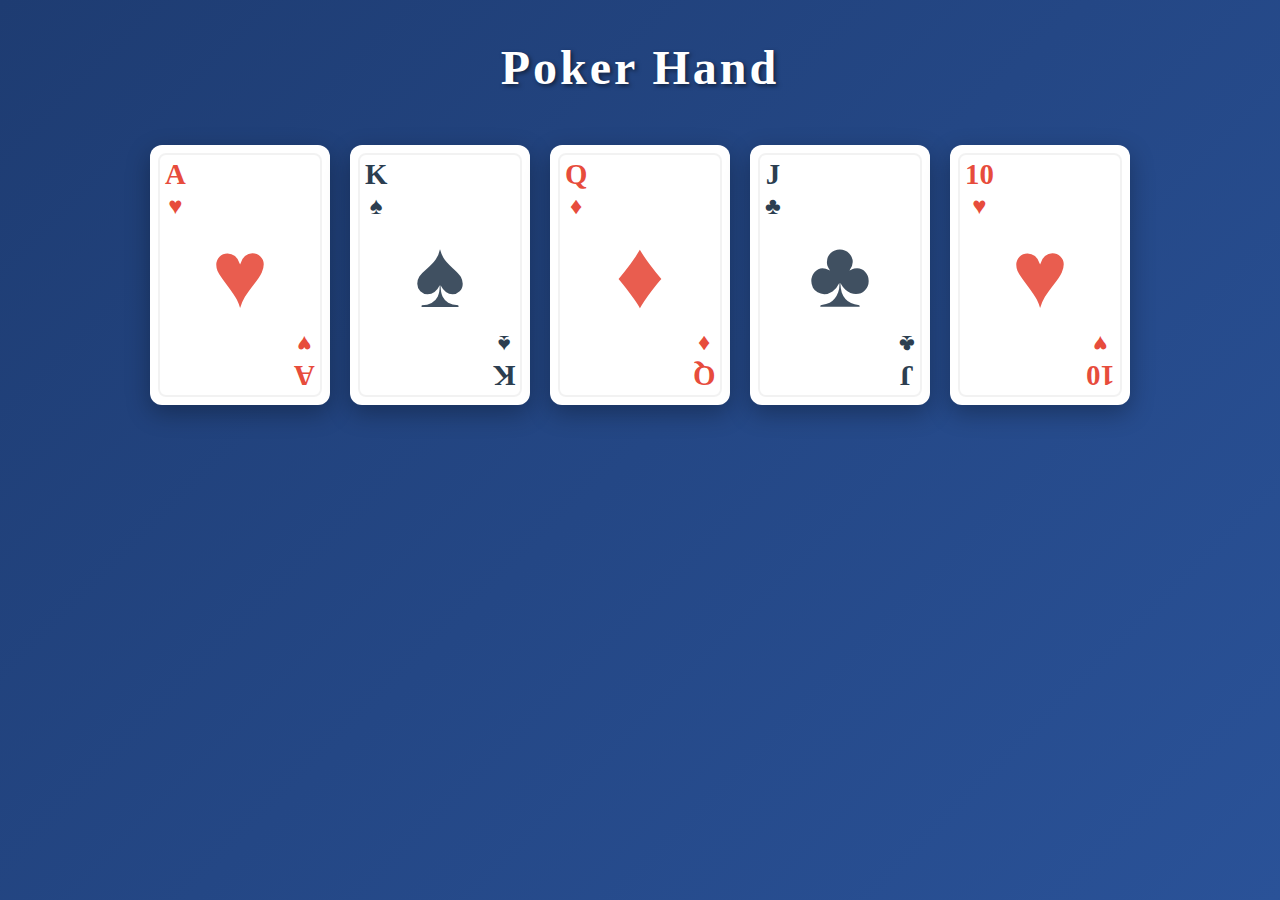
<file: web_pg/lab3/q2/index.html>
<!DOCTYPE html>
<html lang="en">
<head>
    <meta charset="UTF-8">
    <meta name="viewport" content="width=device-width, initial-scale=1.0">
    <title>Playing Cards</title>
    <link rel="stylesheet" href="style.css">
</head>
<body>
    <h1>Poker Hand</h1>
    
    <main id="playing-cards">
        <!-- Ace of Hearts -->
        <div class="card hearts">
            <div class="left">
                <div class="rank">A</div>
                <div class="suit">♥</div>
            </div>
            <div class="middle">
                <div class="suit-large">♥</div>
            </div>
            <div class="right">
                <div class="rank">A</div>
                <div class="suit">♥</div>
            </div>
        </div>

        <!-- King of Spades -->
        <div class="card spades">
            <div class="left">
                <div class="rank">K</div>
                <div class="suit">♠</div>
            </div>
            <div class="middle">
                <div class="suit-large">♠</div>
            </div>
            <div class="right">
                <div class="rank">K</div>
                <div class="suit">♠</div>
            </div>
        </div>

        <!-- Queen of Diamonds -->
        <div class="card diamonds">
            <div class="left">
                <div class="rank">Q</div>
                <div class="suit">♦</div>
            </div>
            <div class="middle">
                <div class="suit-large">♦</div>
            </div>
            <div class="right">
                <div class="rank">Q</div>
                <div class="suit">♦</div>
            </div>
        </div>

        <!-- Jack of Clubs -->
        <div class="card clubs">
            <div class="left">
                <div class="rank">J</div>
                <div class="suit">♣</div>
            </div>
            <div class="middle">
                <div class="suit-large">♣</div>
            </div>
            <div class="right">
                <div class="rank">J</div>
                <div class="suit">♣</div>
            </div>
        </div>

        <!-- 10 of Hearts -->
        <div class="card hearts">
            <div class="left">
                <div class="rank">10</div>
                <div class="suit">♥</div>
            </div>
            <div class="middle">
                <div class="suit-large">♥</div>
            </div>
            <div class="right">
                <div class="rank">10</div>
                <div class="suit">♥</div>
            </div>
        </div>
    </main>
</body>
</html>
</file>
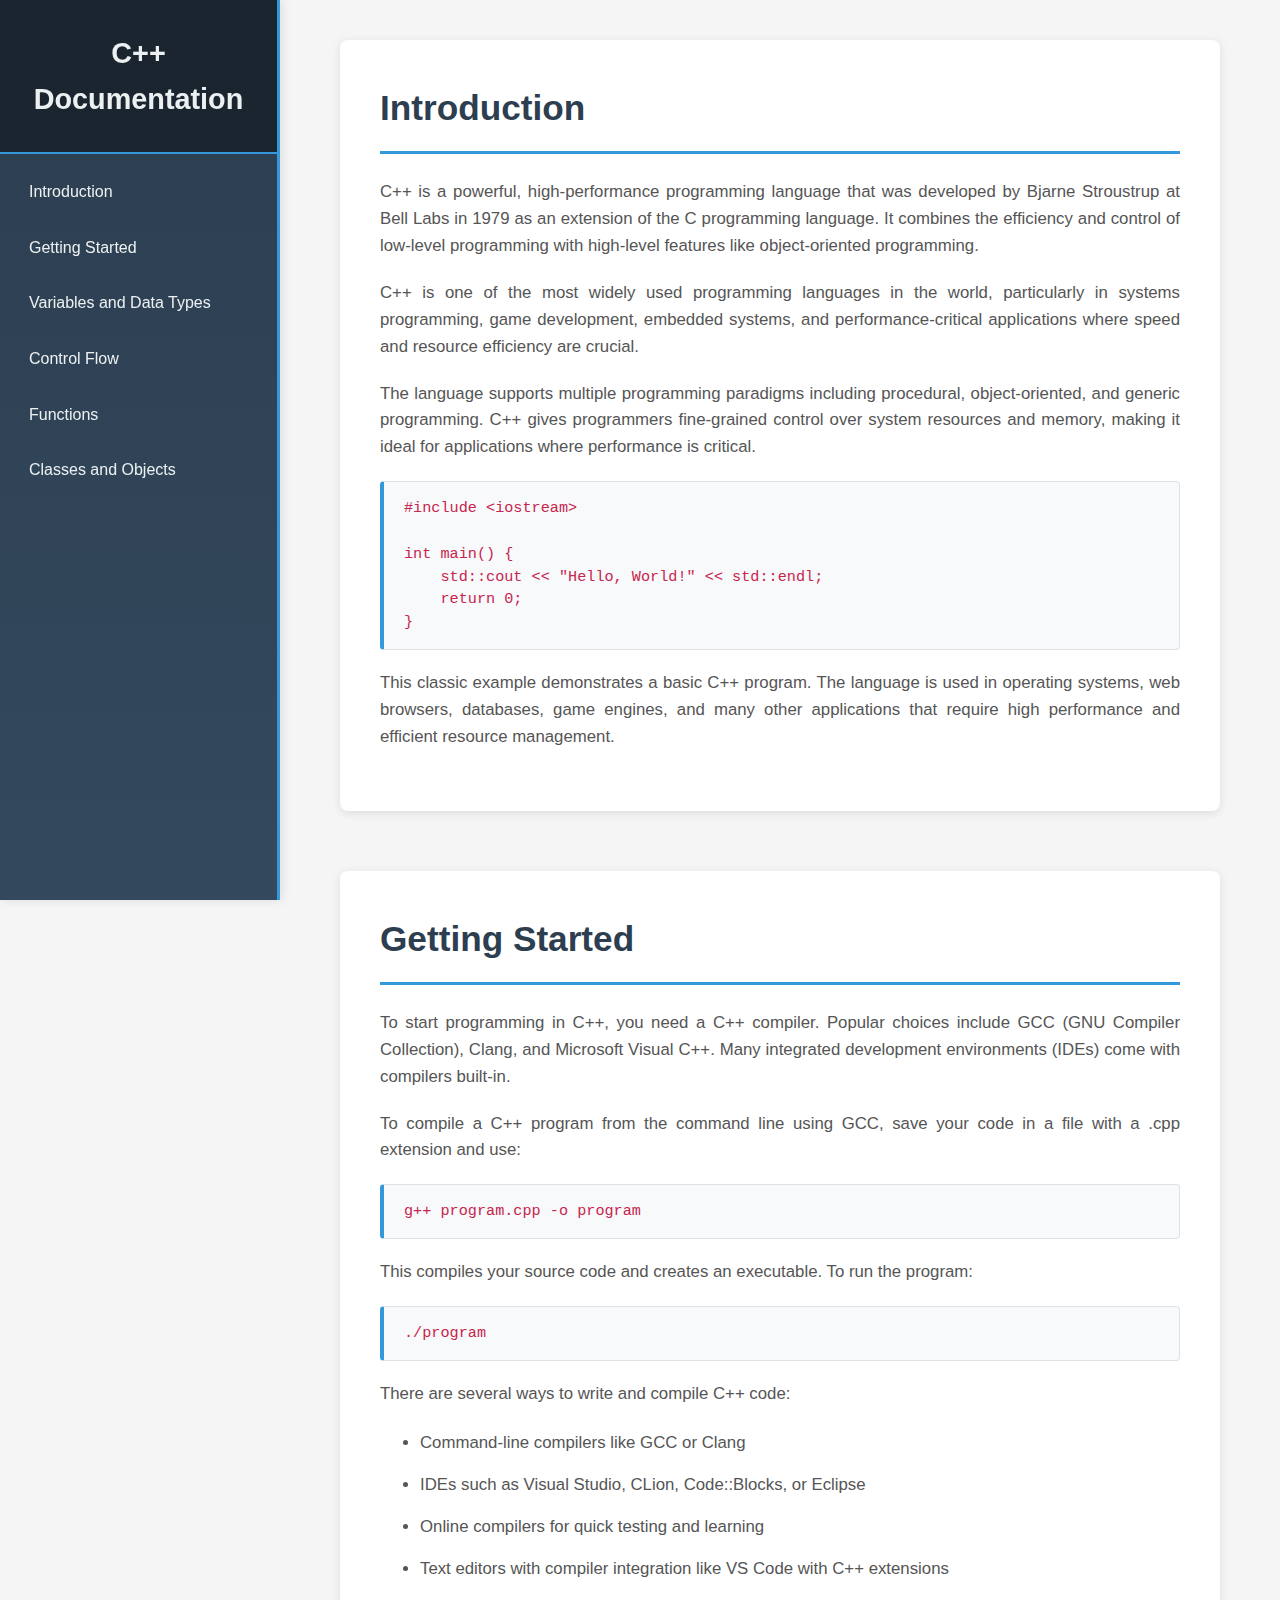
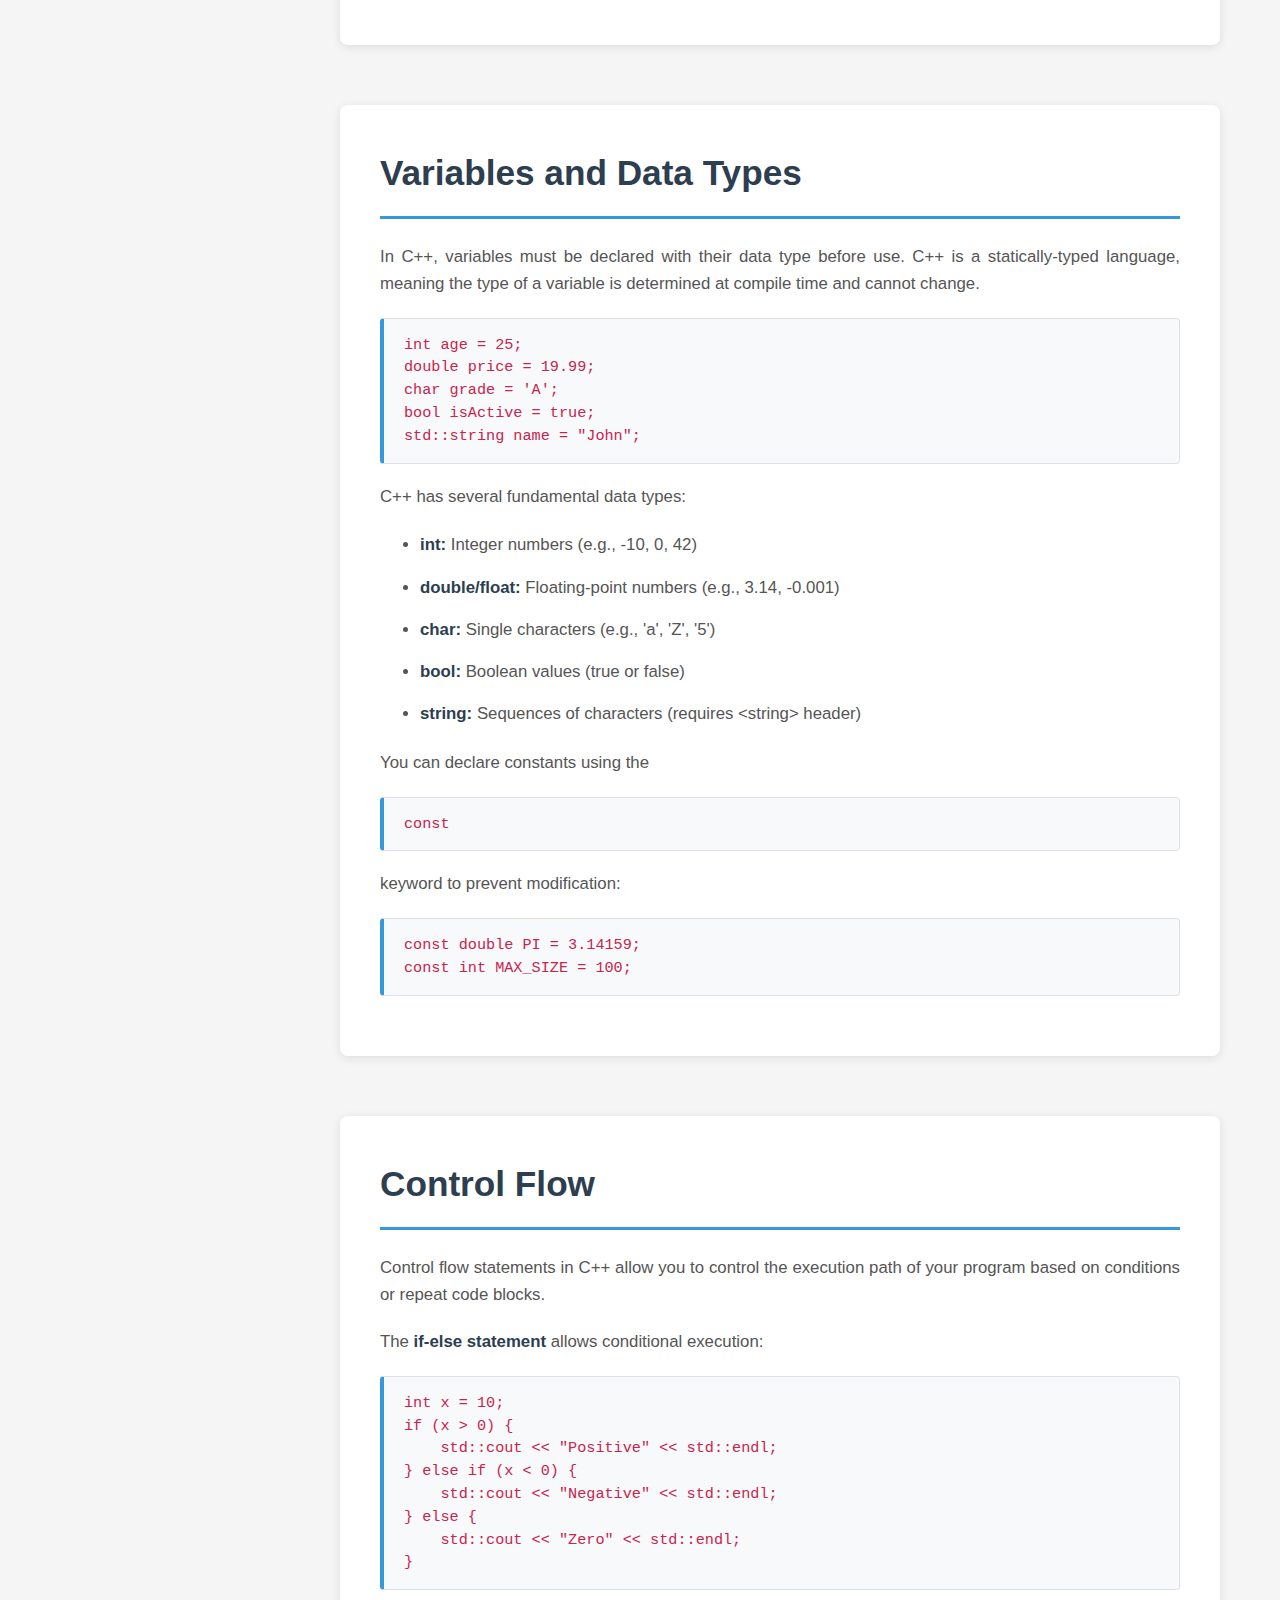
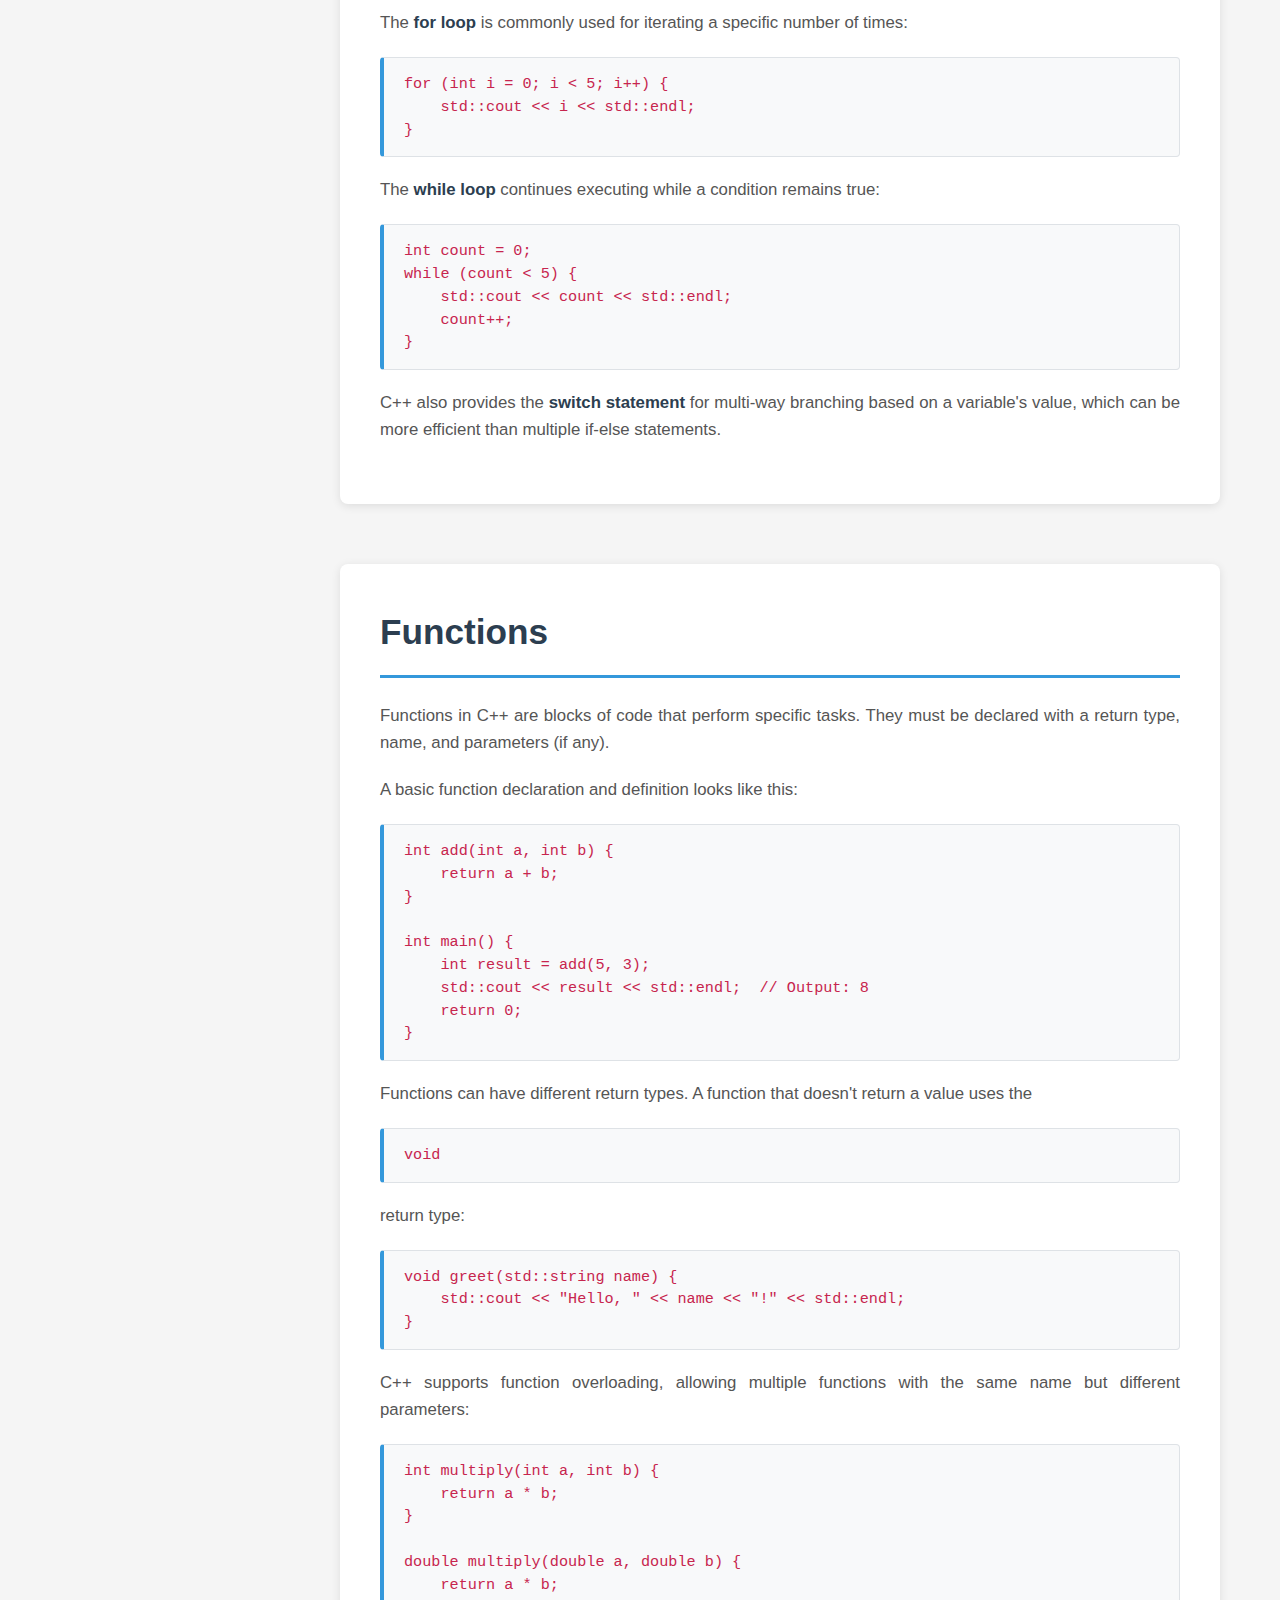
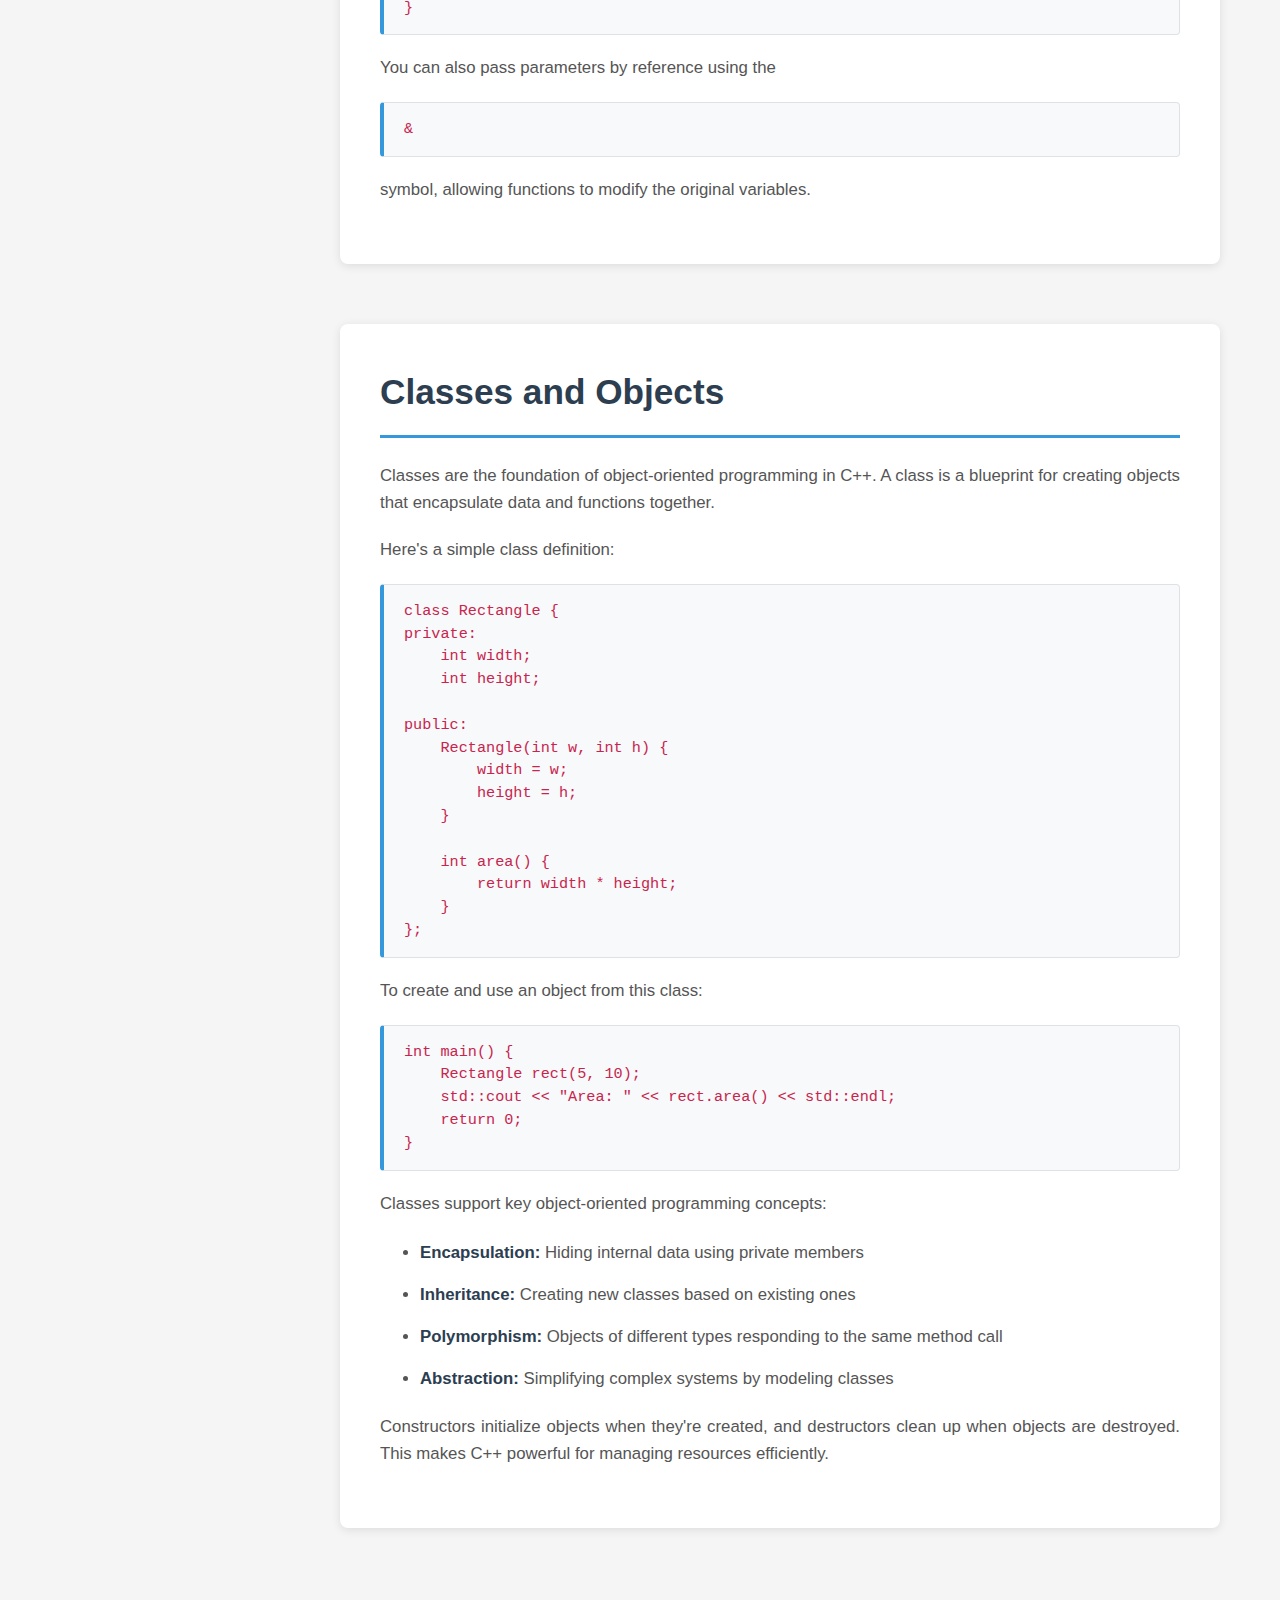
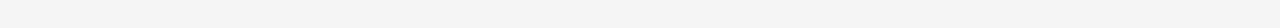
<file: web_pg/lab3/q3/index.html>
<!DOCTYPE html>
<html lang="en">
<head>
    <meta charset="UTF-8">
    <meta name="viewport" content="width=device-width, initial-scale=1.0">
    <title>C++ Documentation</title>
    <link rel="stylesheet" href="style.css">
</head>
<body>
    <!-- Navigation Bar -->
    <nav id="navbar">
        <header>C++ Documentation</header>
        <a href="#Introduction" class="nav-link">Introduction</a>
        <a href="#Getting_Started" class="nav-link">Getting Started</a>
        <a href="#Variables_and_Data_Types" class="nav-link">Variables and Data Types</a>
        <a href="#Control_Flow" class="nav-link">Control Flow</a>
        <a href="#Functions" class="nav-link">Functions</a>
        <a href="#Classes_and_Objects" class="nav-link">Classes and Objects</a>
    </nav>

    <!-- Main Documentation -->
    <main id="main-doc">
        <!-- Section 1: Introduction -->
        <section class="main-section" id="Introduction">
            <header>Introduction</header>
            <p>C++ is a powerful, high-performance programming language that was developed by Bjarne Stroustrup at Bell Labs in 1979 as an extension of the C programming language. It combines the efficiency and control of low-level programming with high-level features like object-oriented programming.</p>
            <p>C++ is one of the most widely used programming languages in the world, particularly in systems programming, game development, embedded systems, and performance-critical applications where speed and resource efficiency are crucial.</p>
            <p>The language supports multiple programming paradigms including procedural, object-oriented, and generic programming. C++ gives programmers fine-grained control over system resources and memory, making it ideal for applications where performance is critical.</p>
            <code>#include &lt;iostream&gt;

int main() {
    std::cout &lt;&lt; "Hello, World!" &lt;&lt; std::endl;
    return 0;
}</code>
            <p>This classic example demonstrates a basic C++ program. The language is used in operating systems, web browsers, databases, game engines, and many other applications that require high performance and efficient resource management.</p>
        </section>

        <!-- Section 2: Getting Started -->
        <section class="main-section" id="Getting_Started">
            <header>Getting Started</header>
            <p>To start programming in C++, you need a C++ compiler. Popular choices include GCC (GNU Compiler Collection), Clang, and Microsoft Visual C++. Many integrated development environments (IDEs) come with compilers built-in.</p>
            <p>To compile a C++ program from the command line using GCC, save your code in a file with a .cpp extension and use:</p>
            <code>g++ program.cpp -o program</code>
            <p>This compiles your source code and creates an executable. To run the program:</p>
            <code>./program</code>
            <p>There are several ways to write and compile C++ code:</p>
            <ul>
                <li>Command-line compilers like GCC or Clang</li>
                <li>IDEs such as Visual Studio, CLion, Code::Blocks, or Eclipse</li>
                <li>Online compilers for quick testing and learning</li>
                <li>Text editors with compiler integration like VS Code with C++ extensions</li>
            </ul>
        </section>

        <!-- Section 3: Variables and Data Types -->
        <section class="main-section" id="Variables_and_Data_Types">
            <header>Variables and Data Types</header>
            <p>In C++, variables must be declared with their data type before use. C++ is a statically-typed language, meaning the type of a variable is determined at compile time and cannot change.</p>
            <code>int age = 25;
double price = 19.99;
char grade = 'A';
bool isActive = true;
std::string name = "John";</code>
            <p>C++ has several fundamental data types:</p>
            <ul>
                <li><strong>int:</strong> Integer numbers (e.g., -10, 0, 42)</li>
                <li><strong>double/float:</strong> Floating-point numbers (e.g., 3.14, -0.001)</li>
                <li><strong>char:</strong> Single characters (e.g., 'a', 'Z', '5')</li>
                <li><strong>bool:</strong> Boolean values (true or false)</li>
                <li><strong>string:</strong> Sequences of characters (requires &lt;string&gt; header)</li>
            </ul>
            <p>You can declare constants using the <code>const</code> keyword to prevent modification:</p>
            <code>const double PI = 3.14159;
const int MAX_SIZE = 100;</code>
        </section>

        <!-- Section 4: Control Flow -->
        <section class="main-section" id="Control_Flow">
            <header>Control Flow</header>
            <p>Control flow statements in C++ allow you to control the execution path of your program based on conditions or repeat code blocks.</p>
            <p>The <strong>if-else statement</strong> allows conditional execution:</p>
            <code>int x = 10;
if (x > 0) {
    std::cout &lt;&lt; "Positive" &lt;&lt; std::endl;
} else if (x &lt; 0) {
    std::cout &lt;&lt; "Negative" &lt;&lt; std::endl;
} else {
    std::cout &lt;&lt; "Zero" &lt;&lt; std::endl;
}</code>
            <p>The <strong>for loop</strong> is commonly used for iterating a specific number of times:</p>
            <code>for (int i = 0; i &lt; 5; i++) {
    std::cout &lt;&lt; i &lt;&lt; std::endl;
}</code>
            <p>The <strong>while loop</strong> continues executing while a condition remains true:</p>
            <code>int count = 0;
while (count &lt; 5) {
    std::cout &lt;&lt; count &lt;&lt; std::endl;
    count++;
}</code>
            <p>C++ also provides the <strong>switch statement</strong> for multi-way branching based on a variable's value, which can be more efficient than multiple if-else statements.</p>
        </section>

        <!-- Section 5: Functions -->
        <section class="main-section" id="Functions">
            <header>Functions</header>
            <p>Functions in C++ are blocks of code that perform specific tasks. They must be declared with a return type, name, and parameters (if any).</p>
            <p>A basic function declaration and definition looks like this:</p>
            <code>int add(int a, int b) {
    return a + b;
}

int main() {
    int result = add(5, 3);
    std::cout &lt;&lt; result &lt;&lt; std::endl;  // Output: 8
    return 0;
}</code>
            <p>Functions can have different return types. A function that doesn't return a value uses the <code>void</code> return type:</p>
            <code>void greet(std::string name) {
    std::cout &lt;&lt; "Hello, " &lt;&lt; name &lt;&lt; "!" &lt;&lt; std::endl;
}</code>
            <p>C++ supports function overloading, allowing multiple functions with the same name but different parameters:</p>
            <code>int multiply(int a, int b) {
    return a * b;
}

double multiply(double a, double b) {
    return a * b;
}</code>
            <p>You can also pass parameters by reference using the <code>&</code> symbol, allowing functions to modify the original variables.</p>
        </section>

        <!-- Section 6: Classes and Objects -->
        <section class="main-section" id="Classes_and_Objects">
            <header>Classes and Objects</header>
            <p>Classes are the foundation of object-oriented programming in C++. A class is a blueprint for creating objects that encapsulate data and functions together.</p>
            <p>Here's a simple class definition:</p>
            <code>class Rectangle {
private:
    int width;
    int height;

public:
    Rectangle(int w, int h) {
        width = w;
        height = h;
    }

    int area() {
        return width * height;
    }
};</code>
            <p>To create and use an object from this class:</p>
            <code>int main() {
    Rectangle rect(5, 10);
    std::cout &lt;&lt; "Area: " &lt;&lt; rect.area() &lt;&lt; std::endl;
    return 0;
}</code>
            <p>Classes support key object-oriented programming concepts:</p>
            <ul>
                <li><strong>Encapsulation:</strong> Hiding internal data using private members</li>
                <li><strong>Inheritance:</strong> Creating new classes based on existing ones</li>
                <li><strong>Polymorphism:</strong> Objects of different types responding to the same method call</li>
                <li><strong>Abstraction:</strong> Simplifying complex systems by modeling classes</li>
            </ul>
            <p>Constructors initialize objects when they're created, and destructors clean up when objects are destroyed. This makes C++ powerful for managing resources efficiently.</p>
        </section>
    </main>
</body>
</html>
</file>
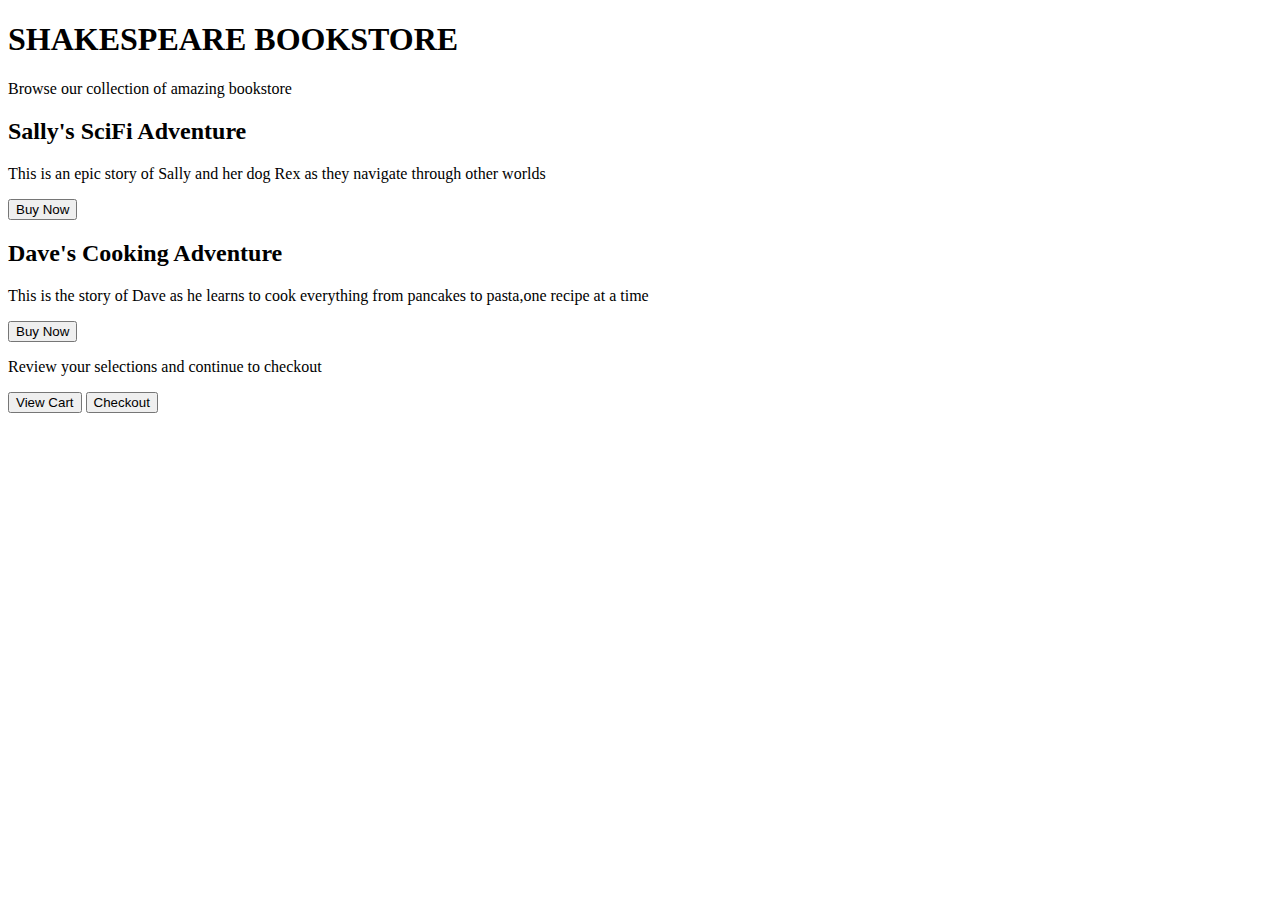
<file: web_pg/exp1 prog 4.html>
<!DOCTYPE html>
<html lang=""en> 
<head>
<meta charset="UTF-8">
<title>Welcome to my BookStore</title>
<body>
<h1>SHAKESPEARE BOOKSTORE</h1>
<p>Browse our collection of amazing bookstore</p>
<h2>Sally's SciFi Adventure</h2>
<p>This is an epic story of Sally and her dog Rex as they navigate through other worlds</p>
<button>Buy Now</button>
<h2>Dave's Cooking Adventure</h2>
<P>This is the story of Dave as he learns to cook everything from pancakes to pasta,one recipe at a time</P>
<button>Buy Now</button>
<p>Review your selections and continue to checkout</p>
<button>View Cart</button>  <button>Checkout</button>
</body></head></html>
</file>
<file: web_pg/lab3/q2/style.css>
* {
    margin: 0;
    padding: 0;
    box-sizing: border-box;
}

body {
    font-family: 'Georgia', serif;
    background: linear-gradient(135deg, #1e3c72 0%, #2a5298 100%);
    min-height: 100vh;
    padding: 40px 20px;
}

h1 {
    text-align: center;
    color: white;
    font-size: 3rem;
    margin-bottom: 50px;
    text-shadow: 2px 2px 4px rgba(0, 0, 0, 0.5);
    letter-spacing: 3px;
}

/* Main playing cards container */
#playing-cards {
    display: flex;
    justify-content: center;
    flex-wrap: wrap;
    gap: 20px;
    max-width: 1200px;
    margin: 0 auto;
}

/* Individual card styling */
.card {
    display: flex;
    justify-content: space-between;
    width: 180px;
    height: 260px;
    background: white;
    border-radius: 12px;
    padding: 15px;
    box-shadow: 0 8px 25px rgba(0, 0, 0, 0.3);
    transition: transform 0.3s ease, box-shadow 0.3s ease;
    position: relative;
    cursor: pointer;
}

.card:hover {
    transform: translateY(-15px) rotate(2deg);
    box-shadow: 0 15px 40px rgba(0, 0, 0, 0.5);
}

/* Left section - top corner */
.left {
    align-self: flex-start;
    display: flex;
    flex-direction: column;
    align-items: center;
    gap: 5px;
}

/* Middle section - center of card */
.middle {
    align-self: center;
    display: flex;
    flex-direction: column;
    align-items: center;
    justify-content: center;
}

/* Right section - bottom corner (rotated) */
.right {
    align-self: flex-end;
    display: flex;
    flex-direction: column;
    align-items: center;
    gap: 5px;
    transform: rotate(180deg);
}

/* Rank and suit styling */
.rank {
    font-size: 1.8rem;
    font-weight: bold;
    line-height: 1;
}

.suit {
    font-size: 1.5rem;
    line-height: 1;
}

.suit-large {
    font-size: 6rem;
    line-height: 1;
    opacity: 0.9;
}

/* Color styling for different suits */
.hearts .rank,
.hearts .suit,
.hearts .suit-large,
.diamonds .rank,
.diamonds .suit,
.diamonds .suit-large {
    color: #e74c3c;
}

.spades .rank,
.spades .suit,
.spades .suit-large,
.clubs .rank,
.clubs .suit,
.clubs .suit-large {
    color: #2c3e50;
}

/* Card border for premium look */
.card::before {
    content: '';
    position: absolute;
    top: 8px;
    left: 8px;
    right: 8px;
    bottom: 8px;
    border: 2px solid rgba(0, 0, 0, 0.05);
    border-radius: 8px;
    pointer-events: none;
}

/* Responsive design */
@media (max-width: 768px) {
    h1 {
        font-size: 2rem;
    }

    .card {
        width: 150px;
        height: 220px;
    }

    .rank {
        font-size: 1.5rem;
    }

    .suit {
        font-size: 1.2rem;
    }

    .suit-large {
        font-size: 4.5rem;
    }
}

@media (max-width: 480px) {
    .card {
        width: 130px;
        height: 190px;
        padding: 12px;
    }

    .rank {
        font-size: 1.3rem;
    }

    .suit {
        font-size: 1rem;
    }

    .suit-large {
        font-size: 3.5rem;
    }
}
</file>
<file: web_pg/lab3/q3/style.css>
* {
    margin: 0;
    padding: 0;
    box-sizing: border-box;
}

body {
    font-family: 'Segoe UI', Tahoma, Geneva, Verdana, sans-serif;
    line-height: 1.6;
    color: #333;
    background-color: #f5f5f5;
}

/* Navigation Bar - Fixed on the left */
#navbar {
    position: fixed;
    top: 0;
    left: 0;
    width: 280px;
    height: 100vh;
    background: linear-gradient(180deg, #2c3e50 0%, #34495e 100%);
    overflow-y: auto;
    border-right: 3px solid #3498db;
    box-shadow: 2px 0 10px rgba(0, 0, 0, 0.1);
    z-index: 1000;
}

#navbar header {
    font-size: 1.8rem;
    font-weight: bold;
    color: #ecf0f1;
    padding: 30px 20px;
    text-align: center;
    background: #1a252f;
    border-bottom: 2px solid #3498db;
    margin-bottom: 10px;
}

.nav-link {
    display: block;
    color: #ecf0f1;
    text-decoration: none;
    padding: 15px 25px;
    border-left: 4px solid transparent;
    transition: all 0.3s ease;
    font-size: 1rem;
}

.nav-link:hover {
    background: #34495e;
    border-left: 4px solid #3498db;
    padding-left: 30px;
    color: #3498db;
}

.nav-link:active {
    background: #1a252f;
}

/* Main Documentation Content */
#main-doc {
    margin-left: 280px;
    padding: 40px 60px;
    max-width: 1200px;
}

.main-section {
    margin-bottom: 60px;
    background: white;
    padding: 40px;
    border-radius: 8px;
    box-shadow: 0 2px 10px rgba(0, 0, 0, 0.1);
}

.main-section header {
    font-size: 2.2rem;
    color: #2c3e50;
    margin-bottom: 25px;
    padding-bottom: 15px;
    border-bottom: 3px solid #3498db;
    font-weight: 600;
}

.main-section p {
    margin-bottom: 20px;
    font-size: 1.05rem;
    color: #555;
    text-align: justify;
}

.main-section code {
    background: #f8f9fa;
    border: 1px solid #dee2e6;
    border-left: 4px solid #3498db;
    padding: 15px 20px;
    display: block;
    margin: 20px 0;
    font-family: 'Courier New', Courier, monospace;
    font-size: 0.95rem;
    color: #c7254e;
    border-radius: 4px;
    overflow-x: auto;
    white-space: pre;
    line-height: 1.5;
}

.main-section ul {
    margin: 20px 0;
    padding-left: 40px;
}

.main-section li {
    margin-bottom: 12px;
    font-size: 1.05rem;
    color: #555;
    line-height: 1.8;
}

.main-section li code {
    display: inline;
    padding: 3px 8px;
    margin: 0 3px;
    border: none;
    border-left: none;
    font-size: 0.9rem;
    background: #e8f4f8;
    color: #2c3e50;
}

.main-section strong {
    color: #2c3e50;
    font-weight: 600;
}

/* Scrollbar styling for navbar */
#navbar::-webkit-scrollbar {
    width: 8px;
}

#navbar::-webkit-scrollbar-track {
    background: #2c3e50;
}

#navbar::-webkit-scrollbar-thumb {
    background: #3498db;
    border-radius: 4px;
}

#navbar::-webkit-scrollbar-thumb:hover {
    background: #2980b9;
}

/* Media Query for tablets and smaller devices */
@media (max-width: 1024px) {
    #navbar {
        width: 240px;
    }

    #main-doc {
        margin-left: 240px;
        padding: 30px 40px;
    }

    .main-section {
        padding: 30px;
    }

    .main-section header {
        font-size: 1.9rem;
    }
}

/* Media Query for mobile devices */
@media (max-width: 768px) {
    #navbar {
        position: static;
        width: 100%;
        height: auto;
        border-right: none;
        border-bottom: 3px solid #3498db;
    }

    #navbar header {
        font-size: 1.5rem;
        padding: 20px 15px;
    }

    .nav-link {
        padding: 12px 20px;
        font-size: 0.95rem;
    }

    .nav-link:hover {
        padding-left: 25px;
    }

    #main-doc {
        margin-left: 0;
        padding: 20px 15px;
    }

    .main-section {
        padding: 25px 20px;
        margin-bottom: 30px;
    }

    .main-section header {
        font-size: 1.6rem;
        margin-bottom: 20px;
    }

    .main-section p,
    .main-section li {
        font-size: 1rem;
        text-align: left;
    }

    .main-section code {
        padding: 12px 15px;
        font-size: 0.85rem;
    }
}

/* Media Query for very small devices */
@media (max-width: 480px) {
    #navbar header {
        font-size: 1.3rem;
        padding: 15px 10px;
    }

    .nav-link {
        padding: 10px 15px;
        font-size: 0.9rem;
    }

    #main-doc {
        padding: 15px 10px;
    }

    .main-section {
        padding: 20px 15px;
    }

    .main-section header {
        font-size: 1.4rem;
    }

    .main-section p,
    .main-section li {
        font-size: 0.95rem;
    }

    .main-section ul {
        padding-left: 25px;
    }
}
</file>
